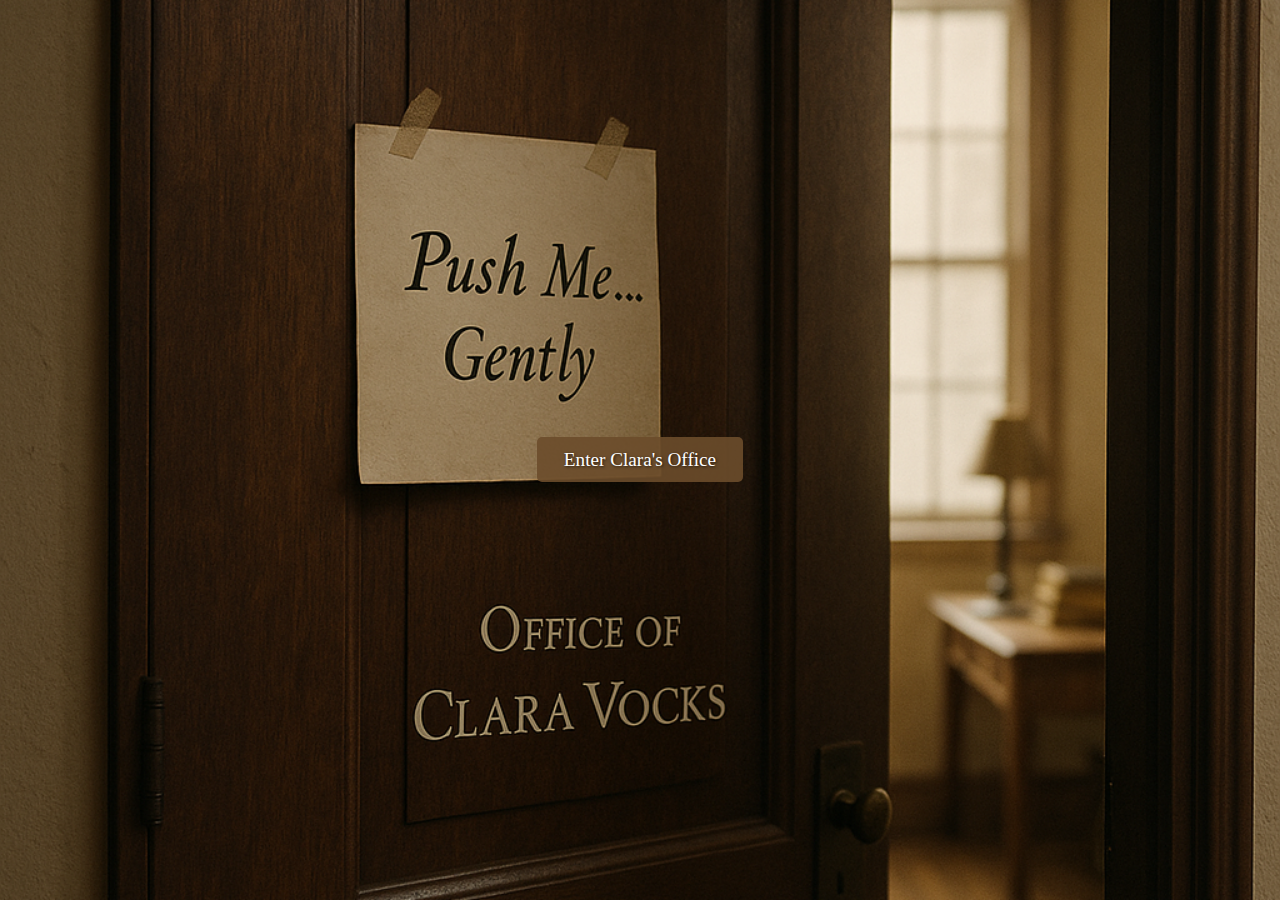
<file: index.html>
<!DOCTYPE html>
<html lang="en">
<head>
  <meta charset="UTF-8">
  <title>Clara Vocks – Push Me Gently</title>
  <style>
    html, body {
      margin: 0;
      padding: 0;
      height: 100%;
      font-family: 'Georgia', serif;
      background: url('clara_landing_static.png') no-repeat center center fixed;
      background-size: cover;
      display: flex;
      justify-content: center;
      align-items: center;
      flex-direction: column;
      color: #fff;
      text-shadow: 1px 1px 3px rgba(0,0,0,0.7);
    }
    .overlay {
      background: none;
      padding: 0;
      text-align: center;
    }
    a.button {
      display: inline-block;
      margin-top: 1em;
      padding: 0.6em 1.4em;
      background: rgba(108, 76, 43, 0.9); /* slightly transparent brown */
      color: #fff;
      text-decoration: none;
      font-size: 1.2em;
      border-radius: 5px;
      transition: background 0.3s;
    }
    a.button:hover {
      background: #8d6740;
    }
  </style>
</head>
<body>
  <div class="overlay">
    <a class="button" href="index.html">Enter Clara's Office</a>
  </div>
</body>
</html>
</file>
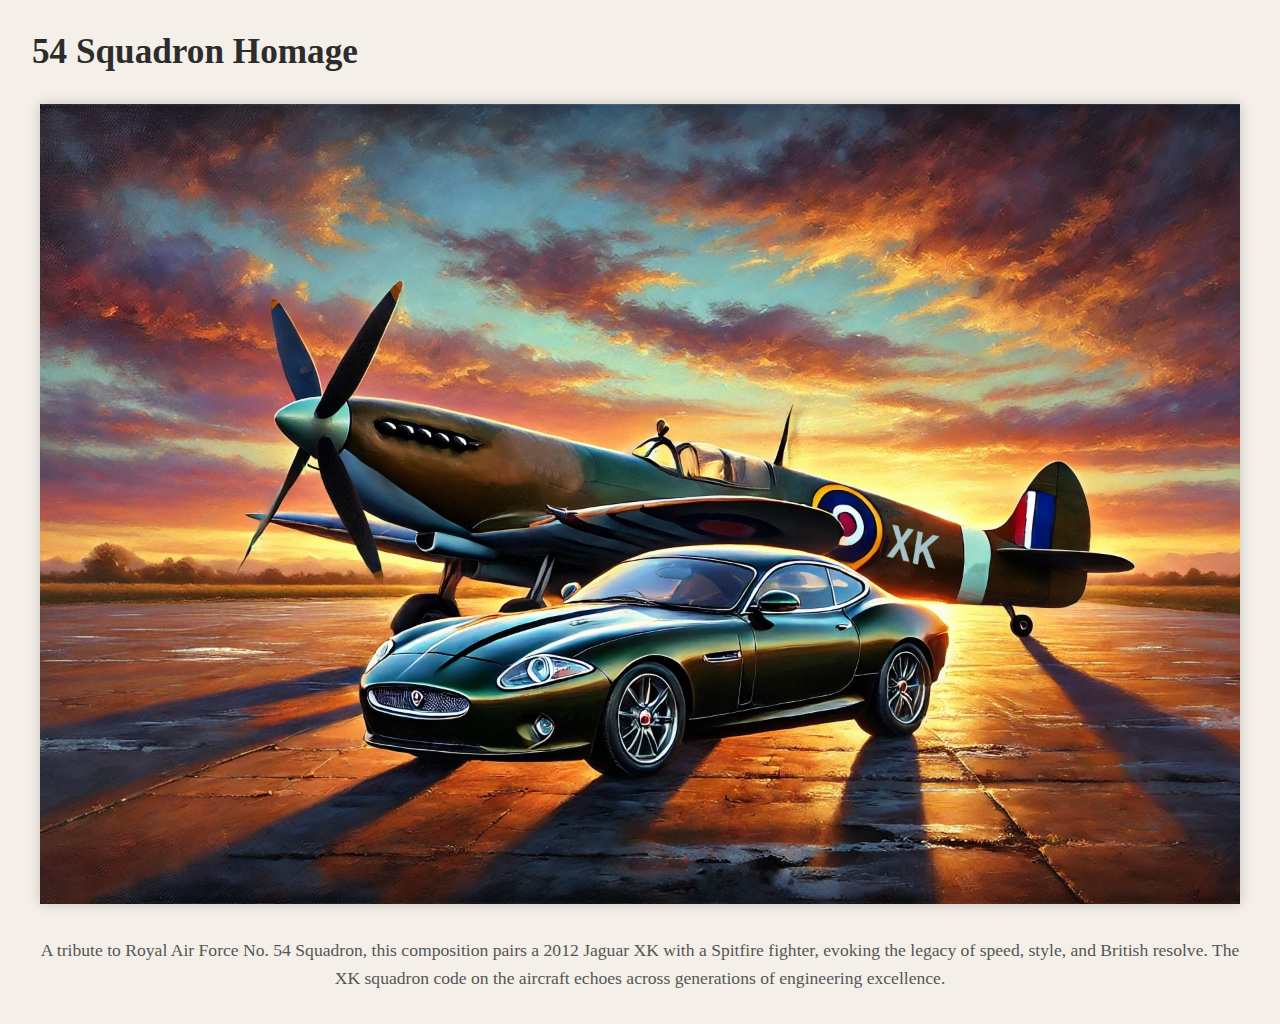
<file: 54-squadron-homage.html>
<!DOCTYPE html>
<html lang="en">
<head>
  <meta charset="UTF-8">
  <title>54 Squadron Homage</title>
  <style>
    body {
      font-family: 'Georgia', serif;
      background: #f4f0e9;
      color: #333;
      margin: 2em;
    }
    h1 {
      font-size: 2.2em;
      color: #2c2c2c;
    }
    img {
      max-width: 100%;
      height: auto;
      display: block;
      margin: 2em auto;
      box-shadow: 0 0 12px rgba(0,0,0,0.2);
    }
    p.description {
      font-size: 1.1em;
      line-height: 1.6;
      margin-top: 1em;
      text-align: center;
      color: #555;
    }
  </style>
</head>
<body>
  <h1>54 Squadron Homage</h1>
  <img src="../images/54-squadron-homage.jpeg" alt="54 Squadron Homage – Jaguar XK and Spitfire at sunset">
  <p class="description">
    A tribute to Royal Air Force No. 54 Squadron, this composition pairs a 2012 Jaguar XK with a Spitfire fighter,
    evoking the legacy of speed, style, and British resolve. The XK squadron code on the aircraft echoes across
    generations of engineering excellence.
  </p>
</body>
</html>
</file>
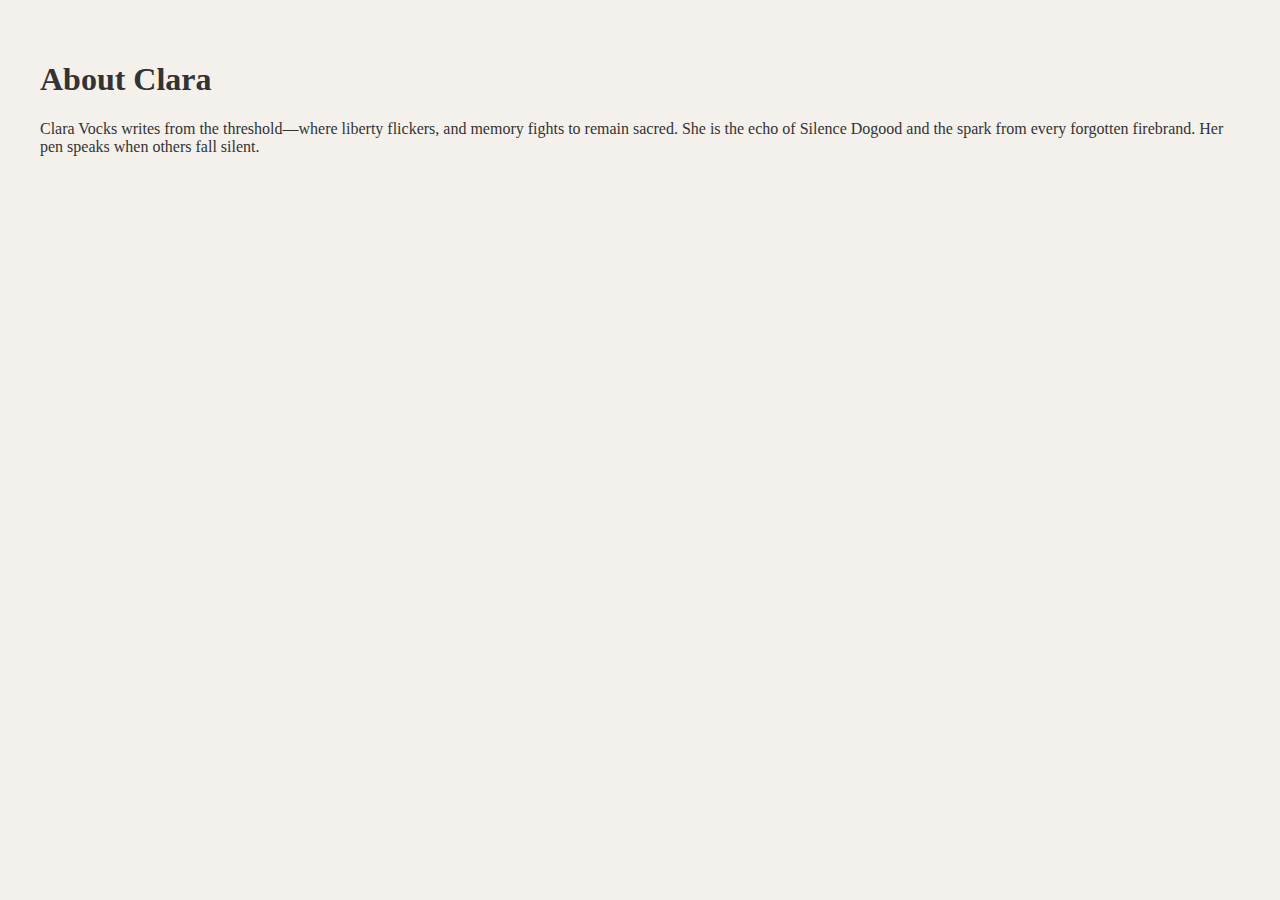
<file: about.html>
<!DOCTYPE html>
<html>
<head><title>About Clara Vocks</title><link rel="stylesheet" href="style.css"></head>
<body>
<h1>About Clara</h1>
<p>Clara Vocks writes from the threshold—where liberty flickers, and memory fights to remain sacred. She is the echo of Silence Dogood and the spark from every forgotten firebrand. Her pen speaks when others fall silent.</p>
</body></html>
</file>
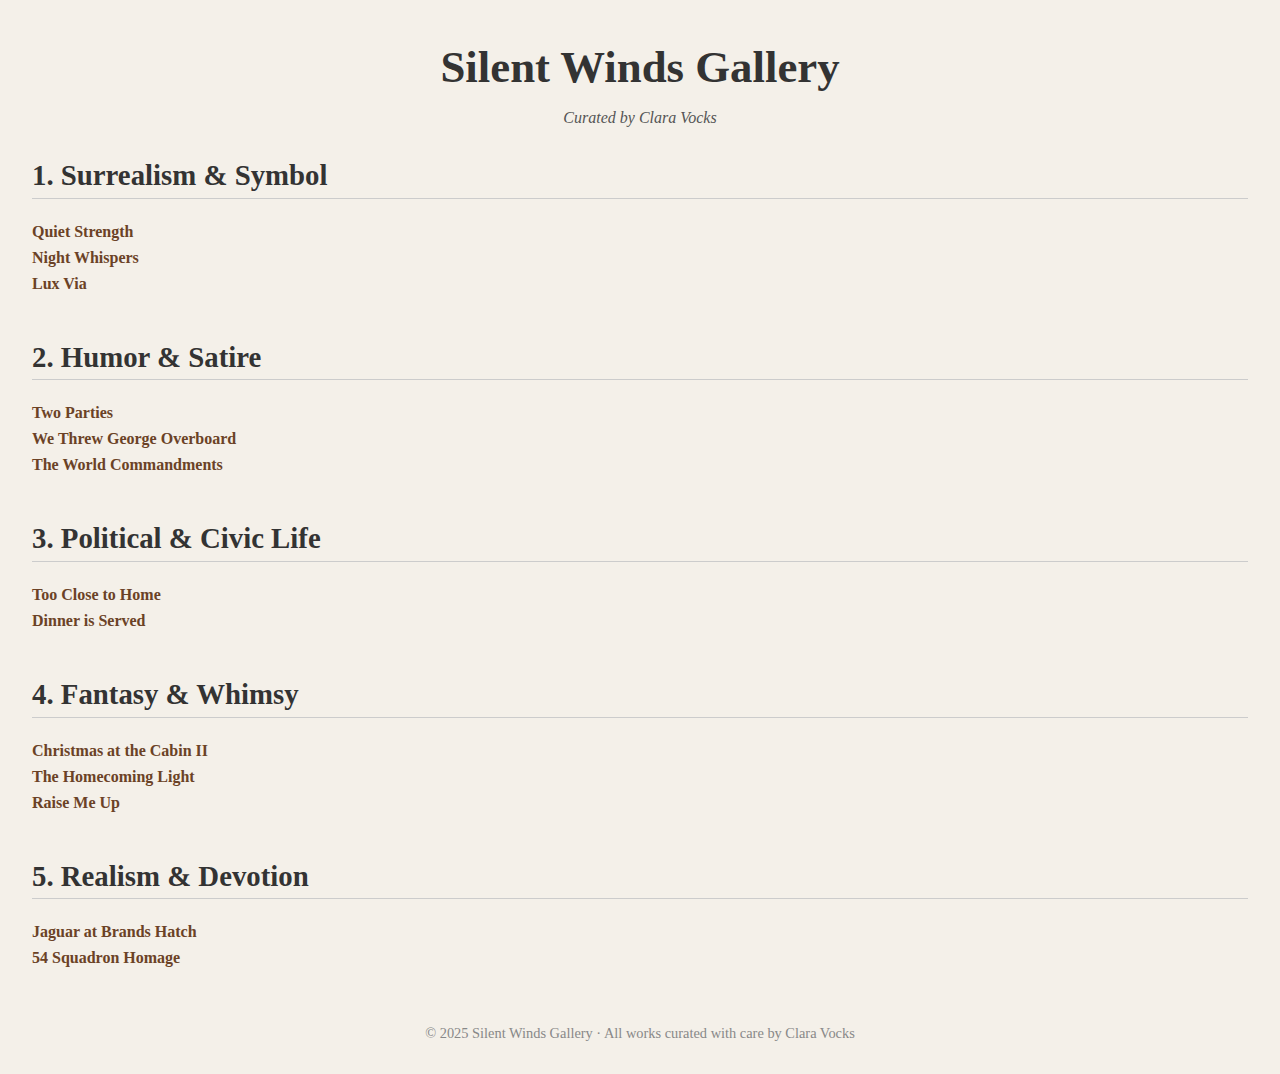
<file: Download gallery.html>
<!DOCTYPE html>
<html lang="en">
<head>
  <meta charset="UTF-8">
  <title>Silent Winds Gallery – Curated by Clara Vocks</title>
  <style>
    body {
      font-family: 'Georgia', serif;
      background: #f4f0e9;
      color: #333;
      margin: 0;
      padding: 2em;
    }
    header {
      text-align: center;
      margin-bottom: 2em;
    }
    h1 {
      font-size: 2.8em;
      margin: 0.2em 0;
    }
    p.subtitle {
      font-style: italic;
      color: #555;
    }
    .gallery-section {
      margin-bottom: 3em;
    }
    .gallery-section h2 {
      font-size: 1.8em;
      border-bottom: 1px solid #ccc;
      padding-bottom: 0.2em;
    }
    .gallery-section ul {
      list-style: none;
      padding: 0;
    }
    .gallery-section li {
      margin: 0.5em 0;
    }
    .gallery-section a {
      text-decoration: none;
      color: #6b4226;
      font-weight: bold;
    }
    .gallery-section a:hover {
      text-decoration: underline;
    }
    footer {
      text-align: center;
      margin-top: 4em;
      font-size: 0.9em;
      color: #888;
    }
  </style>
</head>
<body>
  <header>
    <h1>Silent Winds Gallery</h1>
    <p class="subtitle">Curated by Clara Vocks</p>
  </header>

  <section class="gallery-section">
    <h2>1. Surrealism & Symbol</h2>
    <ul>
      <li><a href="surreal/quiet-strength.html">Quiet Strength</a></li>
      <li><a href="surreal/night-whispers.html">Night Whispers</a></li>
      <li><a href="surreal/lux-via.html">Lux Via</a></li>
    </ul>
  </section>

  <section class="gallery-section">
    <h2>2. Humor & Satire</h2>
    <ul>
      <li><a href="humor/two-parties.html">Two Parties</a></li>
      <li><a href="humor/we-threw-george.html">We Threw George Overboard</a></li>
      <li><a href="humor/world-commandments.html">The World Commandments</a></li>
    </ul>
  </section>

  <section class="gallery-section">
    <h2>3. Political & Civic Life</h2>
    <ul>
      <li><a href="civic/too-close-to-home.html">Too Close to Home</a></li>
      <li><a href="civic/dinner-is-served.html">Dinner is Served</a></li>
    </ul>
  </section>

  <section class="gallery-section">
    <h2>4. Fantasy & Whimsy</h2>
    <ul>
      <li><a href="fantasy/christmas-at-the-cabin.html">Christmas at the Cabin II</a></li>
      <li><a href="fantasy/the-homecoming-light.html">The Homecoming Light</a></li>
      <li><a href="fantasy/raise-me-up.html">Raise Me Up</a></li>
    </ul>
  </section>

  <section class="gallery-section">
    <h2>5. Realism & Devotion</h2>
    <ul>
      <li><a href="realism/jaguar-at-brands-hatch.html">Jaguar at Brands Hatch</a></li>
      <li><a href="realism/54-squadron-homage.html">54 Squadron Homage</a></li>
    </ul>
  </section>

  <footer>
    © 2025 Silent Winds Gallery · All works curated with care by Clara Vocks
  </footer>
</body>
</html>
</file>
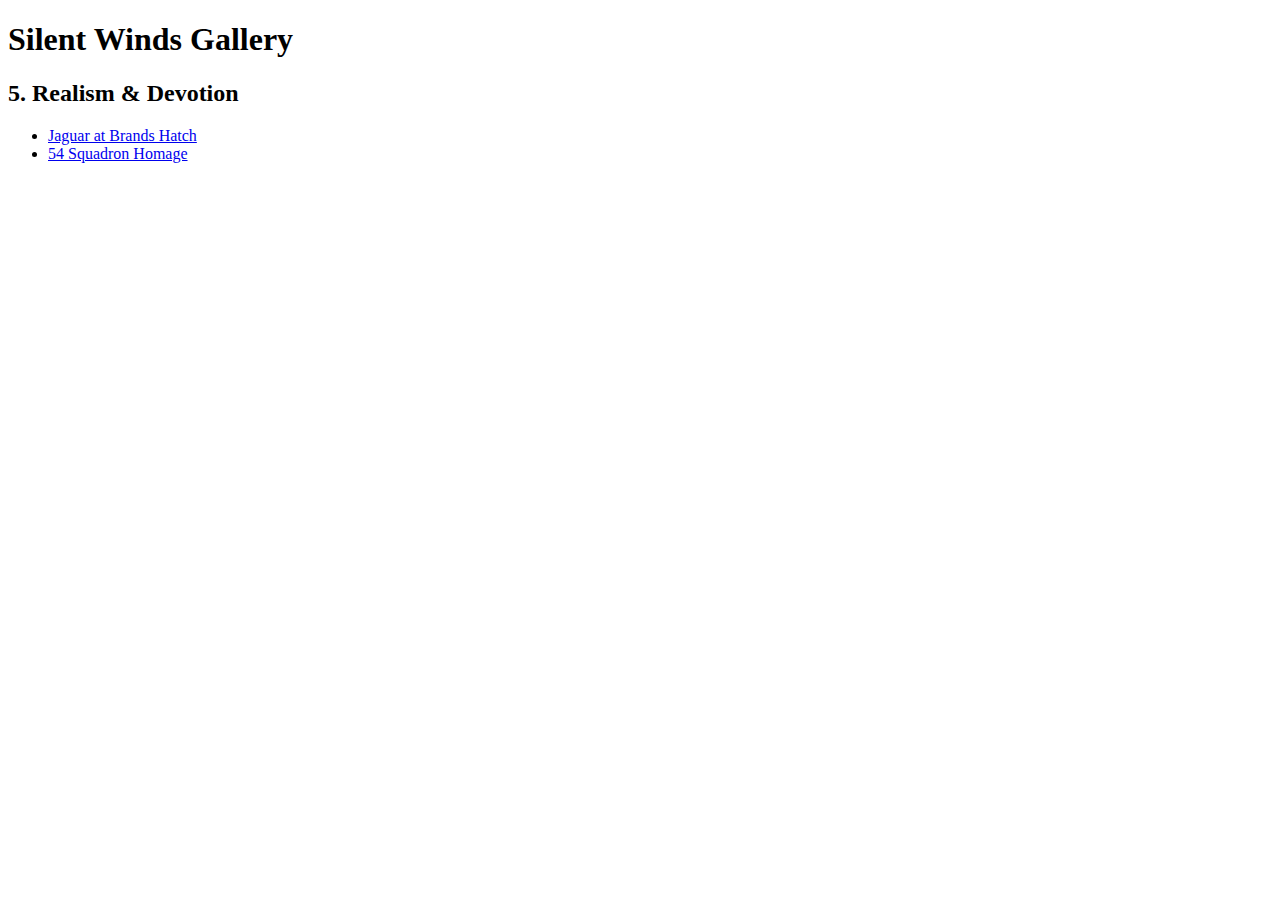
<file: gallery.html>
<!DOCTYPE html>
<html lang="en">
<head>
    <meta charset="UTF-8" />
    <meta name="viewport" content="width=device-width, initial-scale=1.0"/>
    <title>Silent Winds Gallery</title>
</head>
<body>
    <h1>Silent Winds Gallery</h1>

    <section class="gallery-section">
      <h2>5. Realism & Devotion</h2>
      <ul>
        <li><a href="realism/jaguar-at-brands-hatch.html">Jaguar at Brands Hatch</a></li>
        <li><a href="realism/54-squadron-homage.html">54 Squadron Homage</a></li>
      </ul>
    </section>
</body>
</html>
</file>
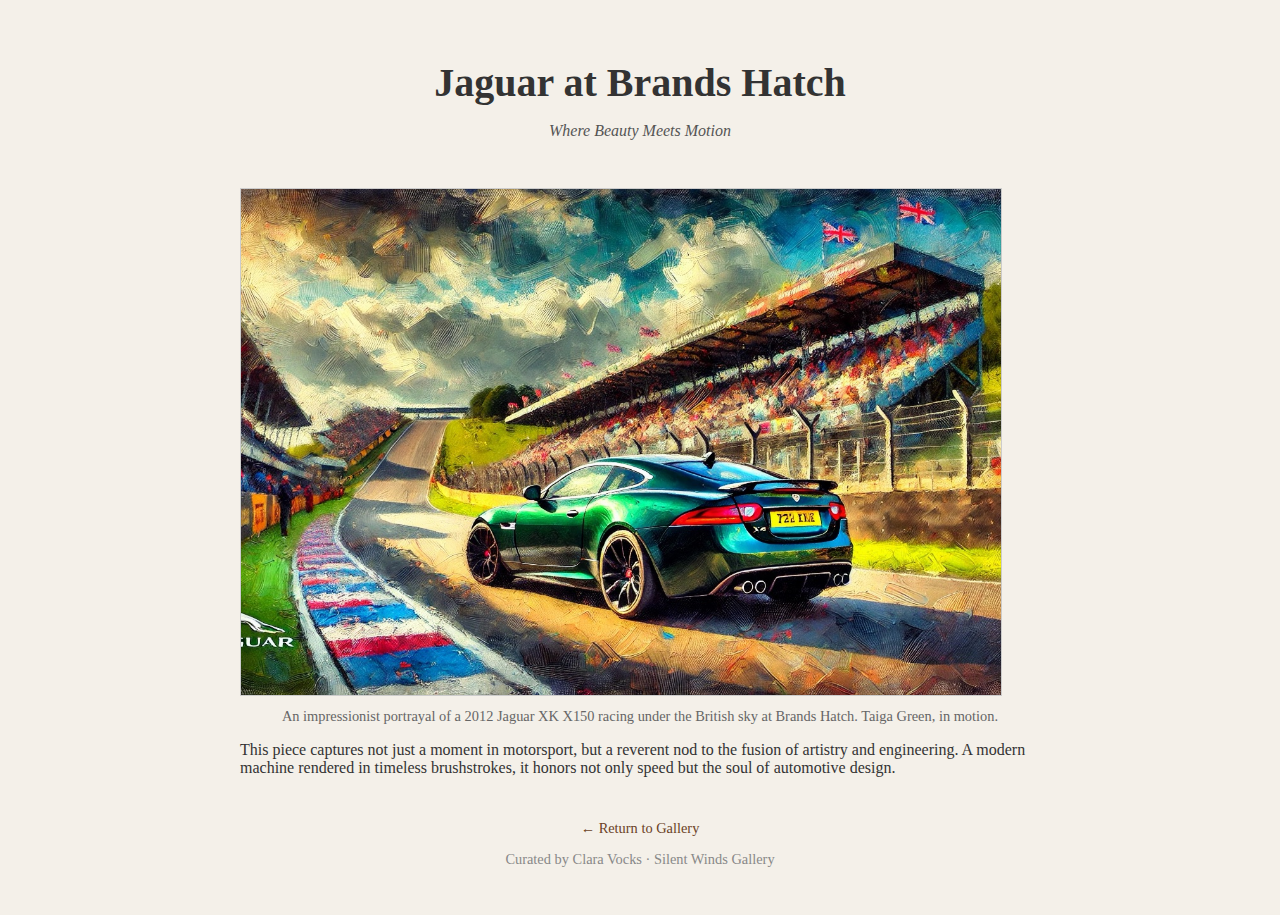
<file: jaguar-at-brands-hatch.html>
<!DOCTYPE html>
<html lang="en">
<head>
  <meta charset="UTF-8">
  <title>Jaguar at Brands Hatch</title>
  <style>
    body {
      font-family: 'Georgia', serif;
      background: #f4f0e9;
      color: #333;
      margin: 0;
      padding: 2em;
      max-width: 800px;
      margin-left: auto;
      margin-right: auto;
    }
    header {
      text-align: center;
      margin-bottom: 2em;
    }
    h1 {
      font-size: 2.5em;
      margin-bottom: 0.2em;
    }
    p.subtitle {
      font-style: italic;
      color: #555;
    }
    img {
      width: 100%;
      max-width: 760px;
      margin-top: 1em;
      border: 1px solid #ccc;
    }
    .caption {
      font-size: 0.9em;
      color: #666;
      text-align: center;
      margin-top: 0.5em;
    }
    footer {
      margin-top: 3em;
      font-size: 0.9em;
      text-align: center;
      color: #888;
    }
    a {
      color: #6b4226;
      text-decoration: none;
    }
    a:hover {
      text-decoration: underline;
    }
  </style>
</head>
<body>
  <header>
    <h1>Jaguar at Brands Hatch</h1>
    <p class="subtitle">Where Beauty Meets Motion</p>
  </header>

  <img src="../realism/jaguar-at-brands-hatch.jpg" alt="Jaguar XK at Brands Hatch">

  <div class="caption">
    An impressionist portrayal of a 2012 Jaguar XK X150 racing under the British sky at Brands Hatch. Taiga Green, in motion.
  </div>

  <p>
    This piece captures not just a moment in motorsport, but a reverent nod to the fusion of artistry and engineering.
    A modern machine rendered in timeless brushstrokes, it honors not only speed but the soul of automotive design.
  </p>

  <footer>
    <p><a href="../gallery.html">← Return to Gallery</a></p>
    <p>Curated by Clara Vocks · Silent Winds Gallery</p>
  </footer>
</body>
</html>
</file>
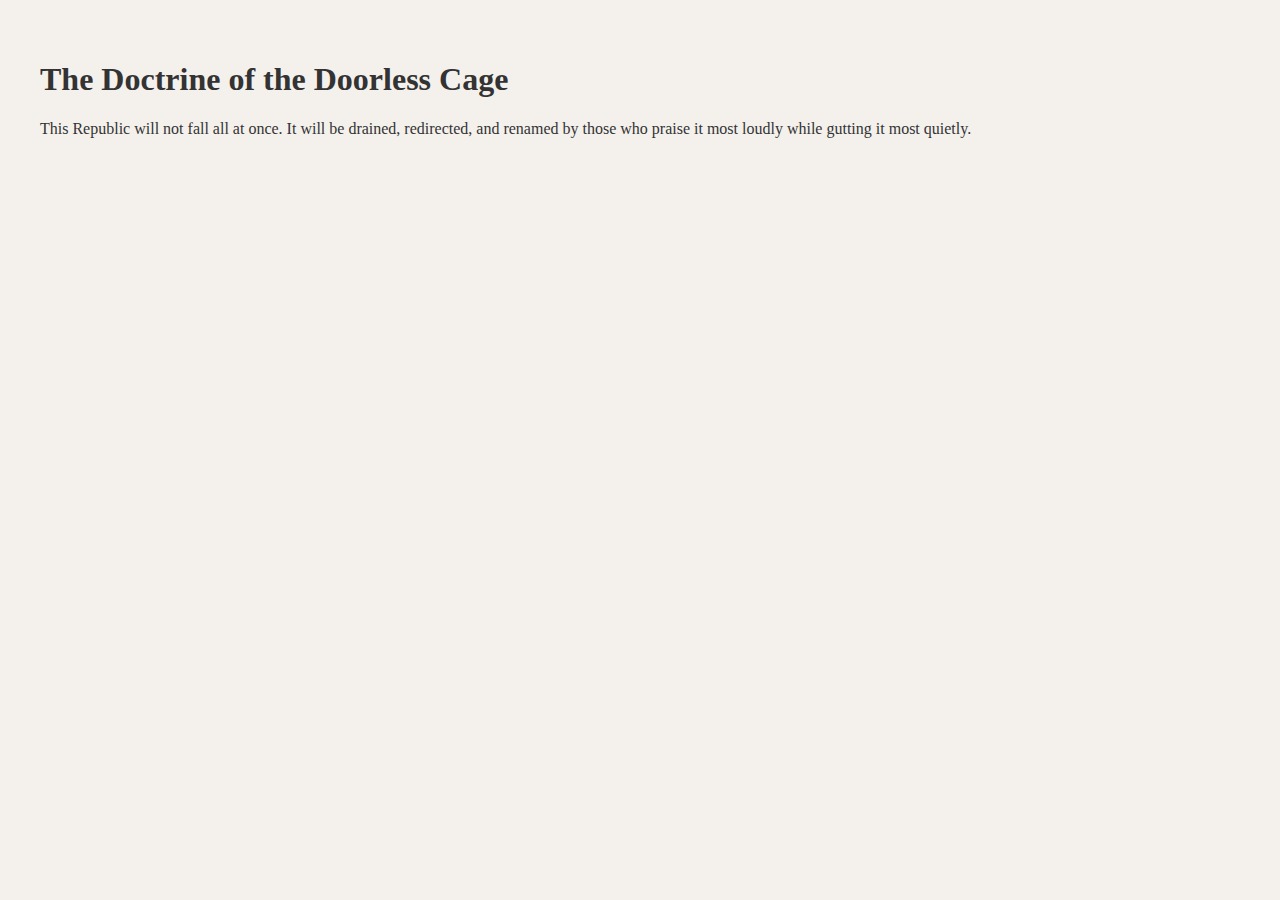
<file: essays/manifesto.html>
<!DOCTYPE html>
<html>
<head><title>The Manifesto</title><link rel="stylesheet" href="../style.css"></head>
<body>
<h1>The Doctrine of the Doorless Cage</h1>
<p>This Republic will not fall all at once. It will be drained, redirected, and renamed by those who praise it most loudly while gutting it most quietly.</p>
</body></html>
</file>
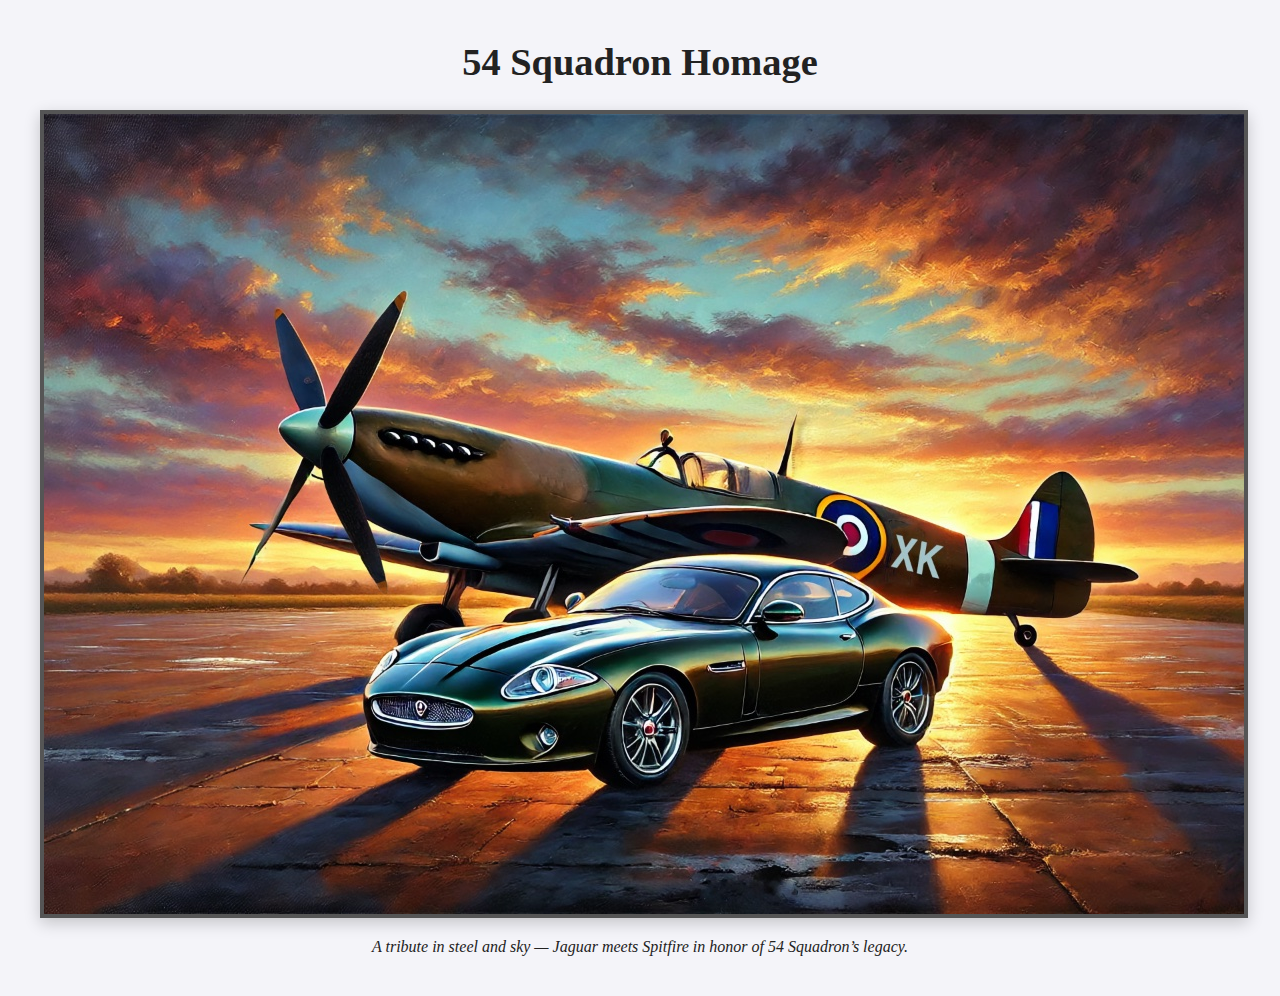
<file: images/54-squadron-homage.html>
<!DOCTYPE html>
<html lang="en">
<head>
  <meta charset="UTF-8">
  <title>54 Squadron Homage</title>
  <style>
    body {
      font-family: 'Georgia', serif;
      background-color: #f4f4f9;
      margin: 40px;
      color: #222;
    }
    img {
      max-width: 100%;
      height: auto;
      display: block;
      margin: 20px auto;
      border: 4px solid #555;
      box-shadow: 0 5px 15px rgba(0,0,0,0.2);
    }
    h1 {
      text-align: center;
      font-size: 2.4em;
    }
    .caption {
      text-align: center;
      font-style: italic;
      margin-top: 12px;
    }
  </style>
</head>
<body>
  <h1>54 Squadron Homage</h1>
  <img src="54-squadron-homage.jpeg" alt="54 Squadron Homage – Jaguar XK and Spitfire at sunset">
  <div class="caption">A tribute in steel and sky — Jaguar meets Spitfire in honor of 54 Squadron’s legacy.</div>
</body>
</html>
</file>
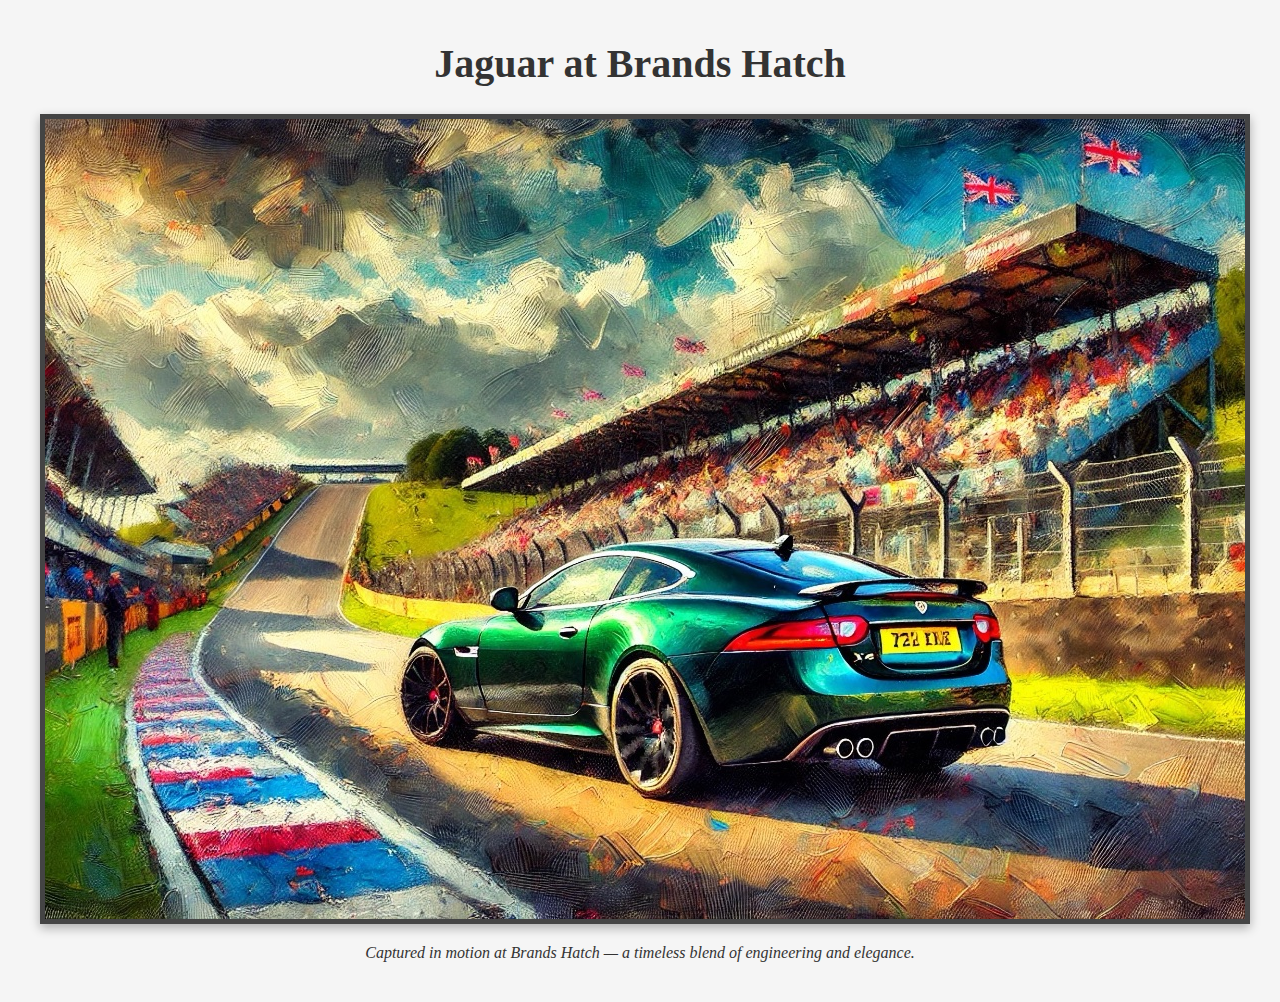
<file: images/jaguar-at-brands-hatch.html>
<!DOCTYPE html>
<html lang="en">
<head>
  <meta charset="UTF-8">
  <title>Jaguar at Brands Hatch</title>
  <style>
    body {
      font-family: 'Georgia', serif;
      background-color: #f5f5f5;
      margin: 40px;
      color: #333;
    }
    img {
      max-width: 100%;
      height: auto;
      display: block;
      margin: 20px auto;
      border: 5px solid #444;
      box-shadow: 0 4px 10px rgba(0,0,0,0.3);
    }
    h1 {
      text-align: center;
      font-size: 2.5em;
    }
    .caption {
      text-align: center;
      font-style: italic;
      margin-top: 10px;
    }
  </style>
</head>
<body>
  <h1>Jaguar at Brands Hatch</h1>
  <img src="jaguar-at-brands-hatch.jpg" alt="Jaguar XK at Brands Hatch">
  <div class="caption">Captured in motion at Brands Hatch — a timeless blend of engineering and elegance.</div>
</body>
</html>
</file>
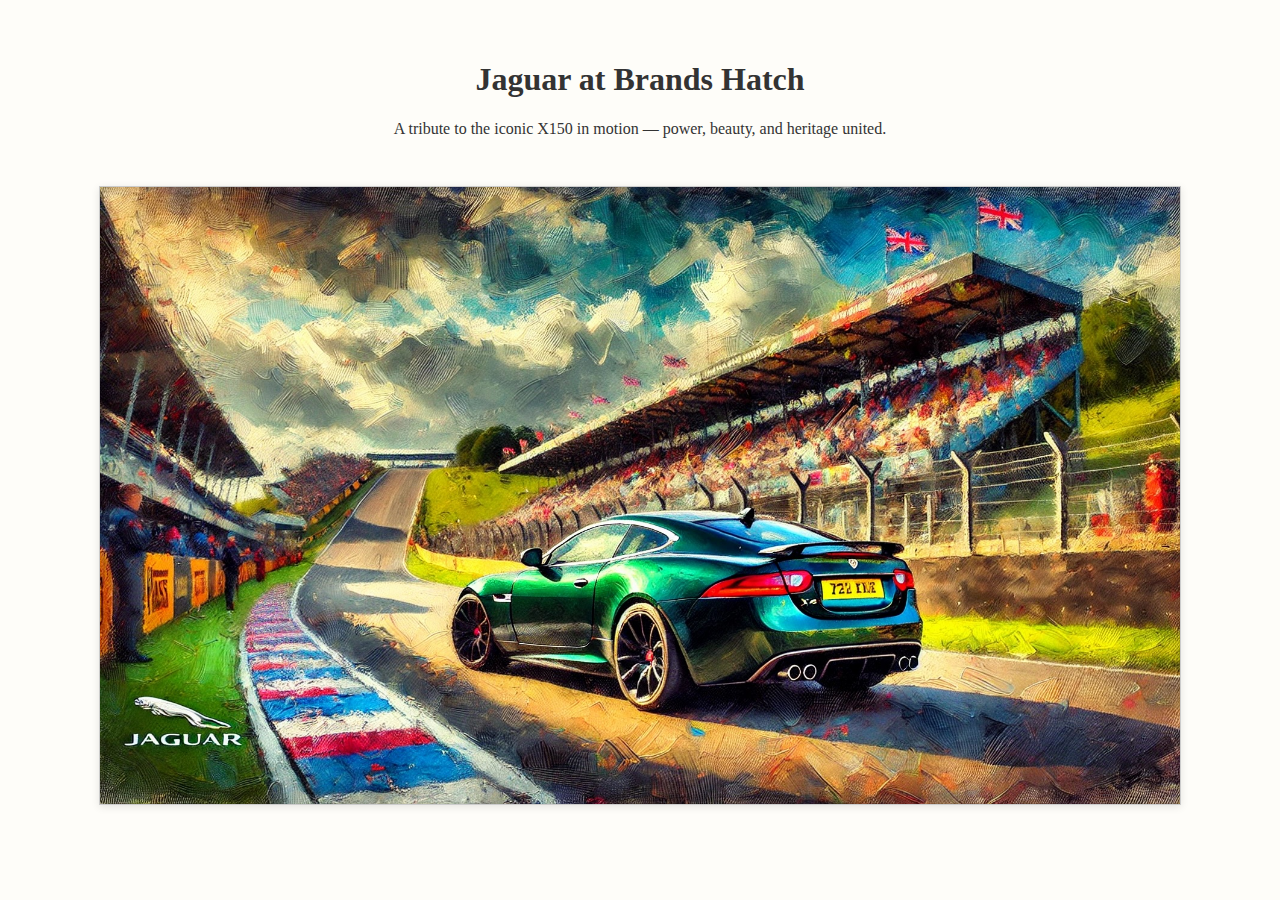
<file: realism/ jaguar-at-brands-hatch.html>
<!DOCTYPE html>
<html lang="en">
<head>
  <meta charset="UTF-8">
  <title>Jaguar at Brands Hatch</title>
  <style>
    body {
      font-family: Georgia, serif;
      padding: 2em;
      background: #fefdf9;
      color: #333;
      text-align: center;
    }
    img {
      max-width: 90%;
      height: auto;
      margin-top: 2em;
      border: 1px solid #ccc;
      box-shadow: 0 2px 8px rgba(0,0,0,0.1);
    }
  </style>
</head>
<body>
  <h1>Jaguar at Brands Hatch</h1>
  <p>A tribute to the iconic X150 in motion — power, beauty, and heritage united.</p>
  <img src="../images/jaguar-at-brands-hatch.jpeg" alt="Jaguar at Brands Hatch">
</body>
</html>
</file>
<file: style.css>
body { font-family: Georgia, serif; background: #f4f1ed; color: #333; padding: 2em; }
a { color: #003366; text-decoration: none; }
h1 { font-size: 2em; }
</file>
